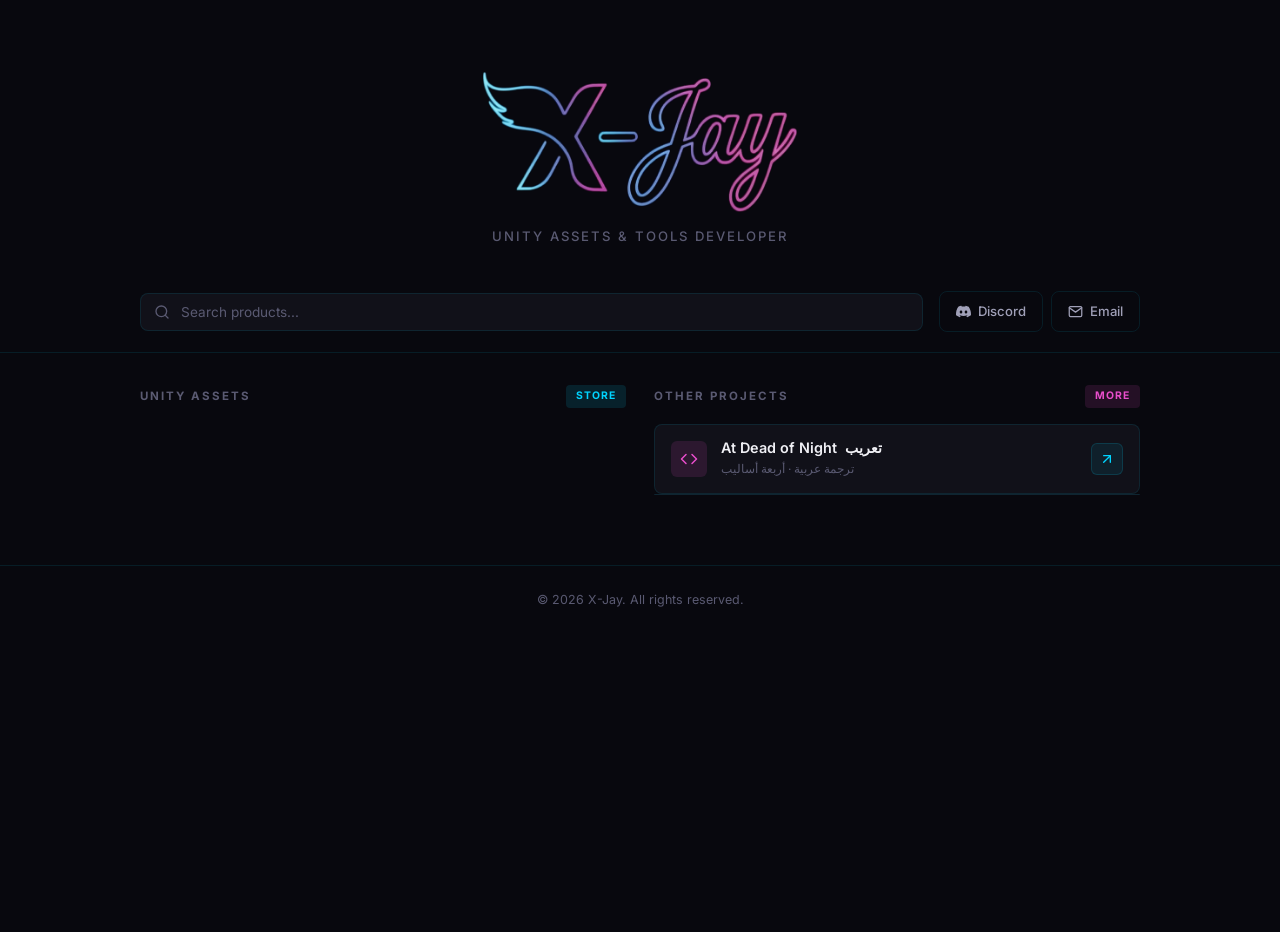
<file: index.html>
<!DOCTYPE html>
<html lang="en">
<head>
  <meta charset="UTF-8">
  <meta name="viewport" content="width=device-width, initial-scale=1.0">
  <meta name="description" content="X-Jay (Xjay) — At Dead of Night arabic translation. تعريب وترجمة لعبة At Dead of Night.">
  <meta name="keywords" content="Unity, X-Jay, Xjay, At Dead of Night, arabic translation, تعريب, ترجمة عربية, ترجمة لعبة">
  <meta name="author" content="X-Jay">
  <meta name="robots" content="index, follow">
  <meta name="google-site-verification" content="nY36mMbWnUZA8Qp8BFHbJ7mG575XZD4P50r7ZJfGUio">
  <link rel="canonical" href="https://x-jay512.github.io/X-Jay/">
  <title>X-Jay — Unity Tools & Assets</title>
  <link rel="stylesheet" href="style.css">
</head>
<body>

  <!-- Background Effects -->
  <div class="bg-grid"></div>

  <!-- ===== BANNER ===== -->
  <div class="banner" id="banner">
    <img src="xjay.png" alt="X-Jay" class="banner__logo">
    <p class="banner__sub">Unity Assets & Tools Developer</p>
  </div>

  <!-- ===== PROFILE BAR ===== -->
  <div class="profile-bar">
    <div class="container profile-bar__inner">

      <!-- Center: Search -->
      <div class="profile-bar__search">
        <svg class="profile-bar__search-icon" viewBox="0 0 24 24" fill="none" stroke="currentColor" stroke-width="2" stroke-linecap="round" stroke-linejoin="round">
          <circle cx="11" cy="11" r="8"/>
          <line x1="21" y1="21" x2="16.65" y2="16.65"/>
        </svg>
        <input type="text" id="searchInput" placeholder="Search products..." autocomplete="off">
      </div>

      <!-- Right: Social Links -->
      <div class="profile-bar__socials">
        <a href="https://discord.gg/BVfhju9EjX" target="_blank" rel="noopener noreferrer" class="social-btn" id="discord-link">
          <svg viewBox="0 0 24 24" fill="currentColor" width="16" height="16">
            <path d="M20.317 4.37a19.791 19.791 0 0 0-4.885-1.515.074.074 0 0 0-.079.037c-.21.375-.444.864-.608 1.25a18.27 18.27 0 0 0-5.487 0 12.64 12.64 0 0 0-.617-1.25.077.077 0 0 0-.079-.037A19.736 19.736 0 0 0 3.677 4.37a.07.07 0 0 0-.032.027C.533 9.046-.32 13.58.099 18.057a.082.082 0 0 0 .031.057 19.9 19.9 0 0 0 5.993 3.03.078.078 0 0 0 .084-.028c.462-.63.874-1.295 1.226-1.994a.076.076 0 0 0-.041-.106 13.107 13.107 0 0 1-1.872-.892.077.077 0 0 1-.008-.128c.126-.094.252-.192.372-.292a.074.074 0 0 1 .077-.01c3.928 1.793 8.18 1.793 12.062 0a.074.074 0 0 1 .078.01c.12.098.246.198.373.292a.077.077 0 0 1-.006.127 12.299 12.299 0 0 1-1.873.892.077.077 0 0 0-.041.107c.36.698.772 1.362 1.225 1.993a.076.076 0 0 0 .084.028 19.839 19.839 0 0 0 6.002-3.03.077.077 0 0 0 .032-.054c.5-5.177-.838-9.674-3.549-13.66a.061.061 0 0 0-.031-.03zM8.02 15.33c-1.183 0-2.157-1.085-2.157-2.419 0-1.333.956-2.419 2.157-2.419 1.21 0 2.176 1.096 2.157 2.42 0 1.333-.956 2.418-2.157 2.418zm7.975 0c-1.183 0-2.157-1.085-2.157-2.419 0-1.333.955-2.419 2.157-2.419 1.21 0 2.176 1.096 2.157 2.42 0 1.333-.946 2.418-2.157 2.418z"/>
          </svg>
          Discord
        </a>
        <a href="mailto:your-email@gmail.com" class="social-btn" id="email-link">
          <svg viewBox="0 0 24 24" fill="none" stroke="currentColor" stroke-width="2" stroke-linecap="round" stroke-linejoin="round" width="16" height="16">
            <path d="M4 4h16c1.1 0 2 .9 2 2v12c0 1.1-.9 2-2 2H4c-1.1 0-2-.9-2-2V6c0-1.1.9-2 2-2z"/>
            <polyline points="22,6 12,13 2,6"/>
          </svg>
          Email
        </a>
      </div>
    </div>
  </div>

  <!-- ===== MAIN CONTENT ===== -->
  <main class="main">
    <div class="container">
      <div class="content-grid" id="contentGrid">
        <!-- Products loaded dynamically from data.json -->
      </div>
    </div>
  </main>

  <!-- ===== FOOTER ===== -->
  <footer class="footer">
    <div class="container footer__inner">
      <p class="footer__copy">&copy; <span class="current-year"></span> X-Jay. All rights reserved.</p>
    </div>
  </footer>

  <script src="script.js"></script>
</body>
</html>
</file>
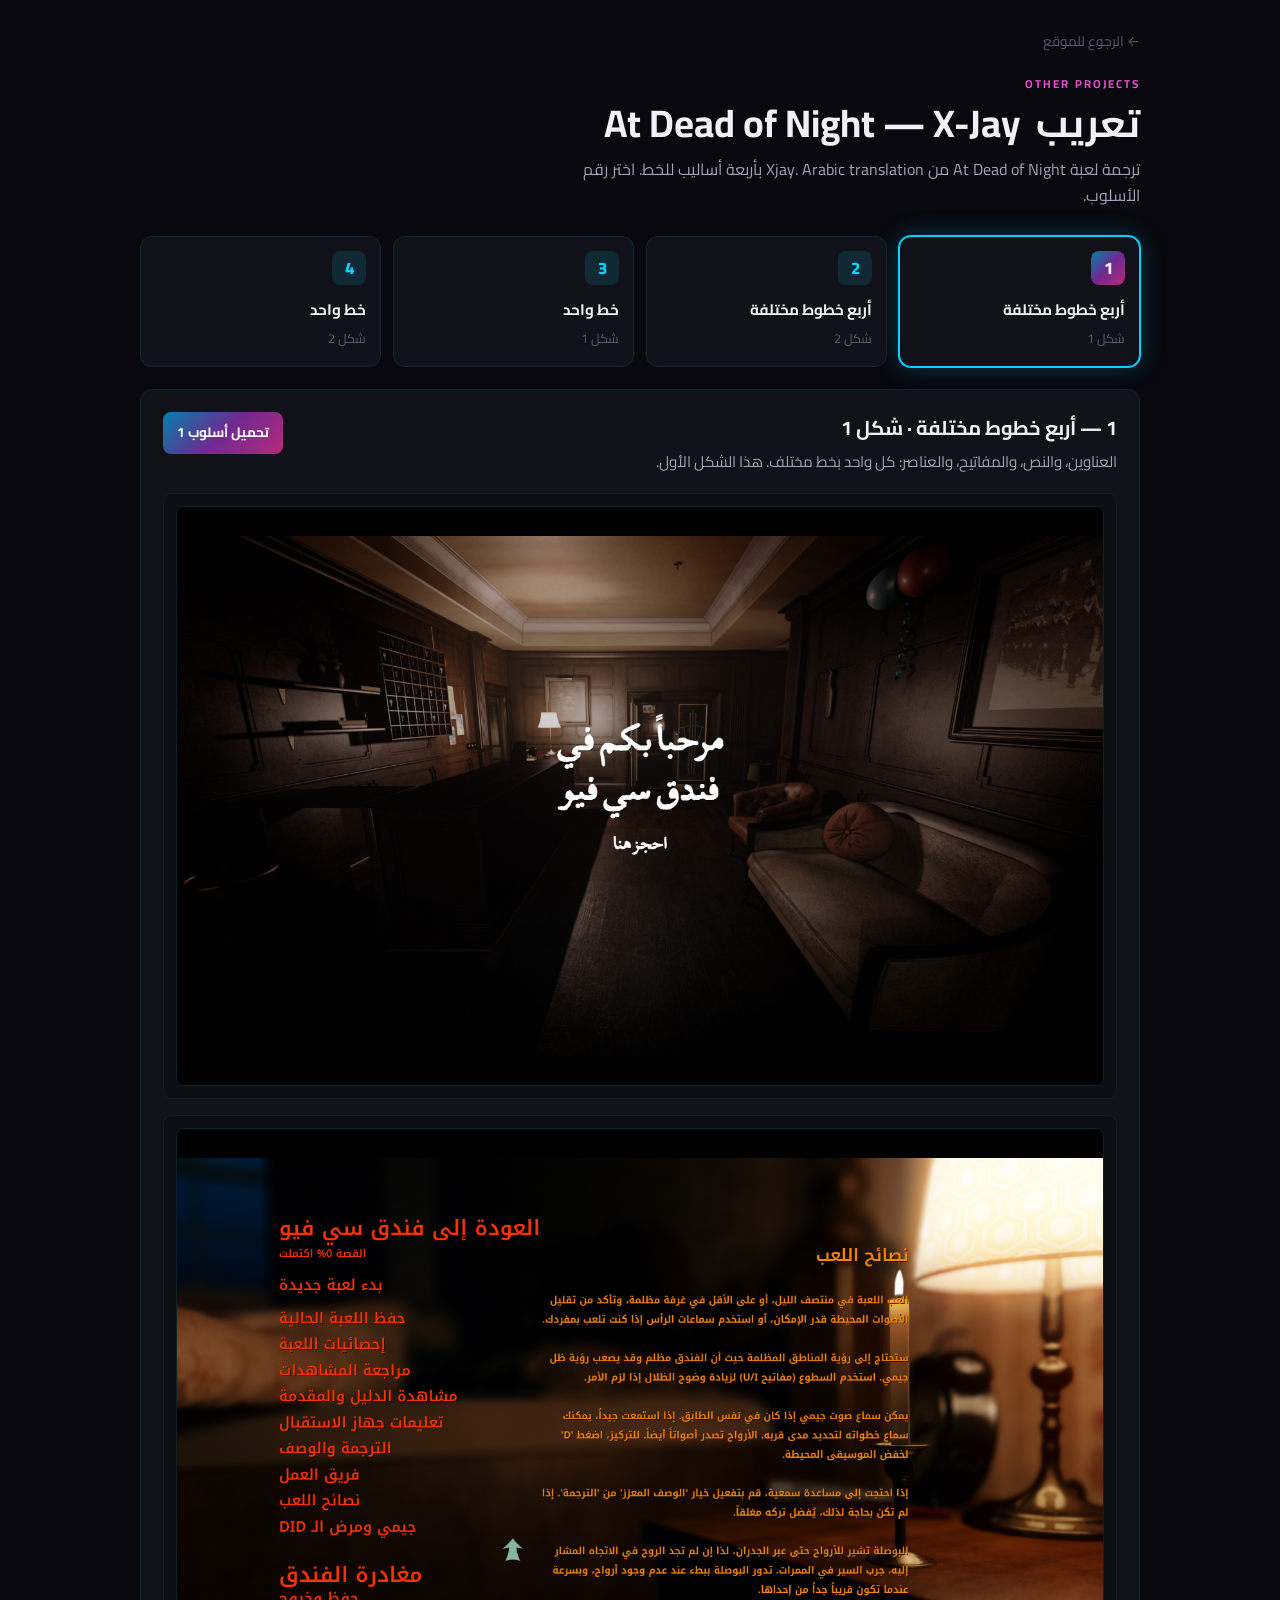
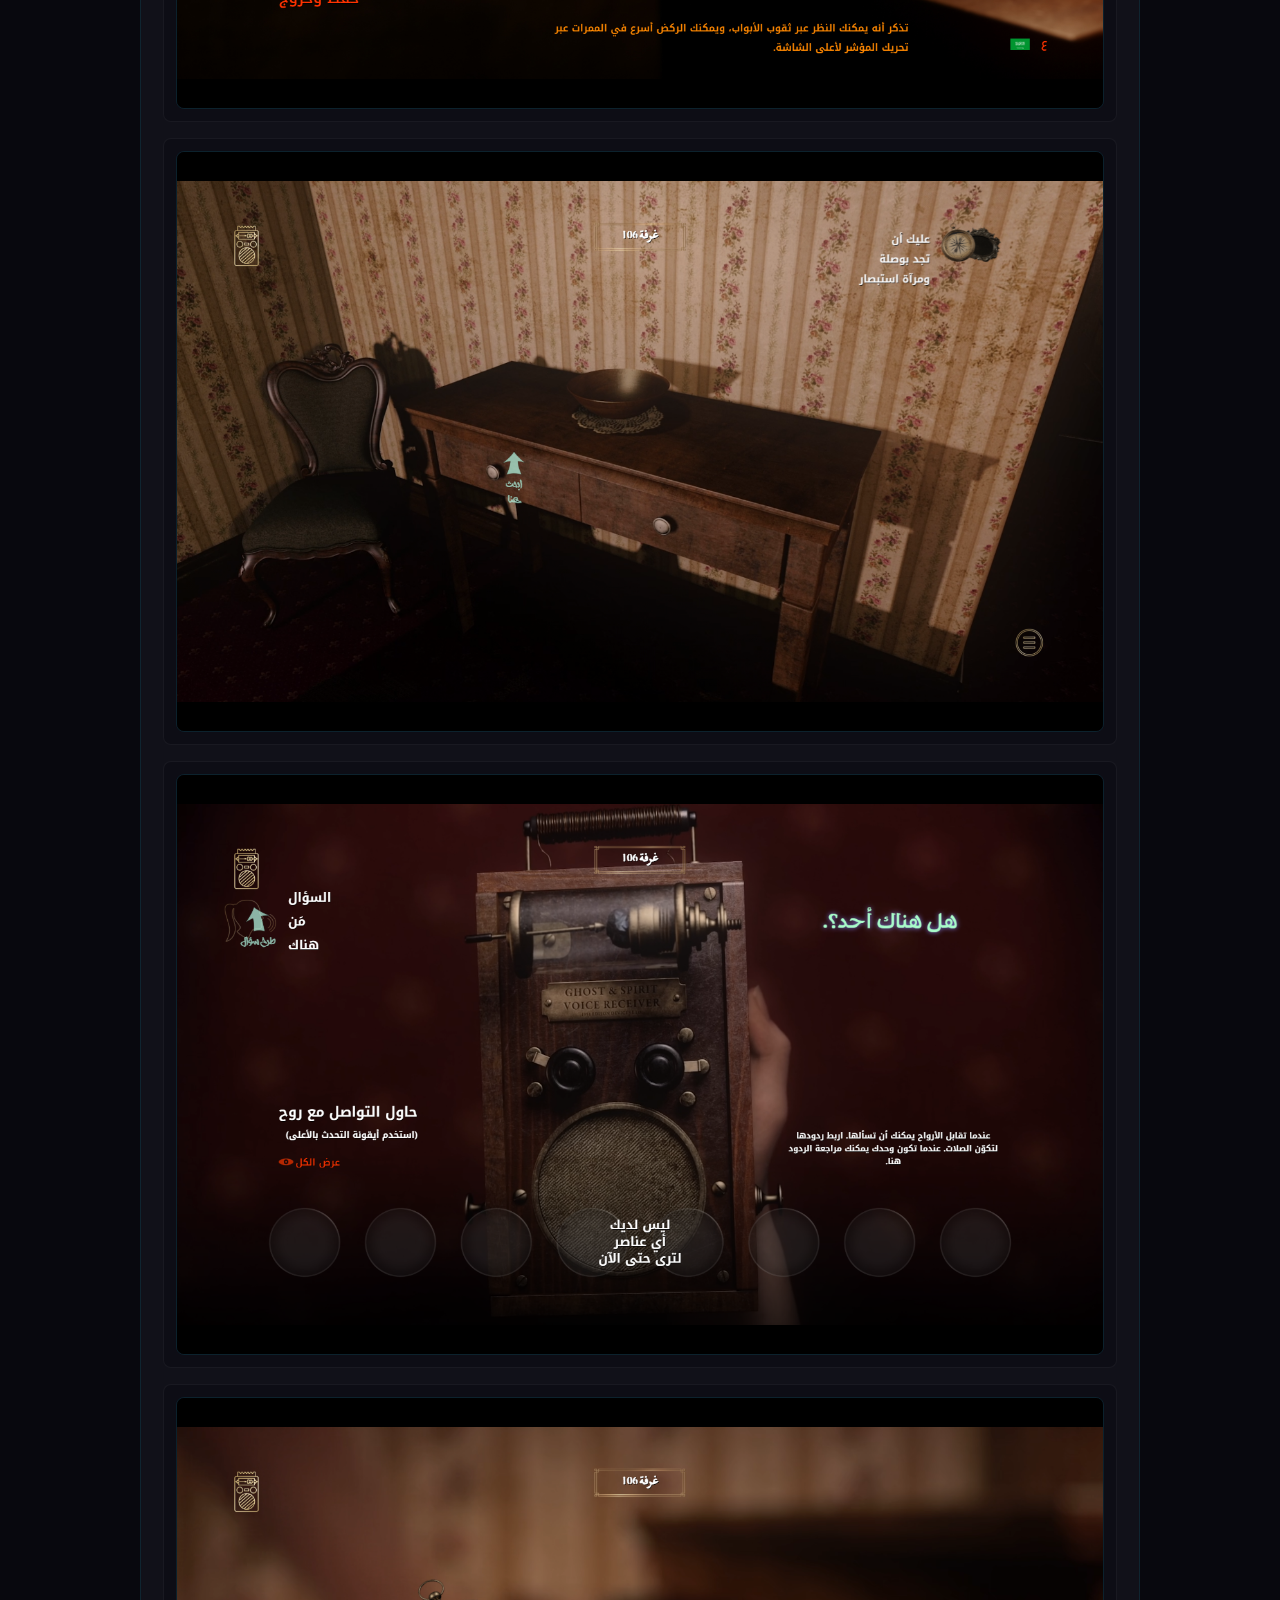
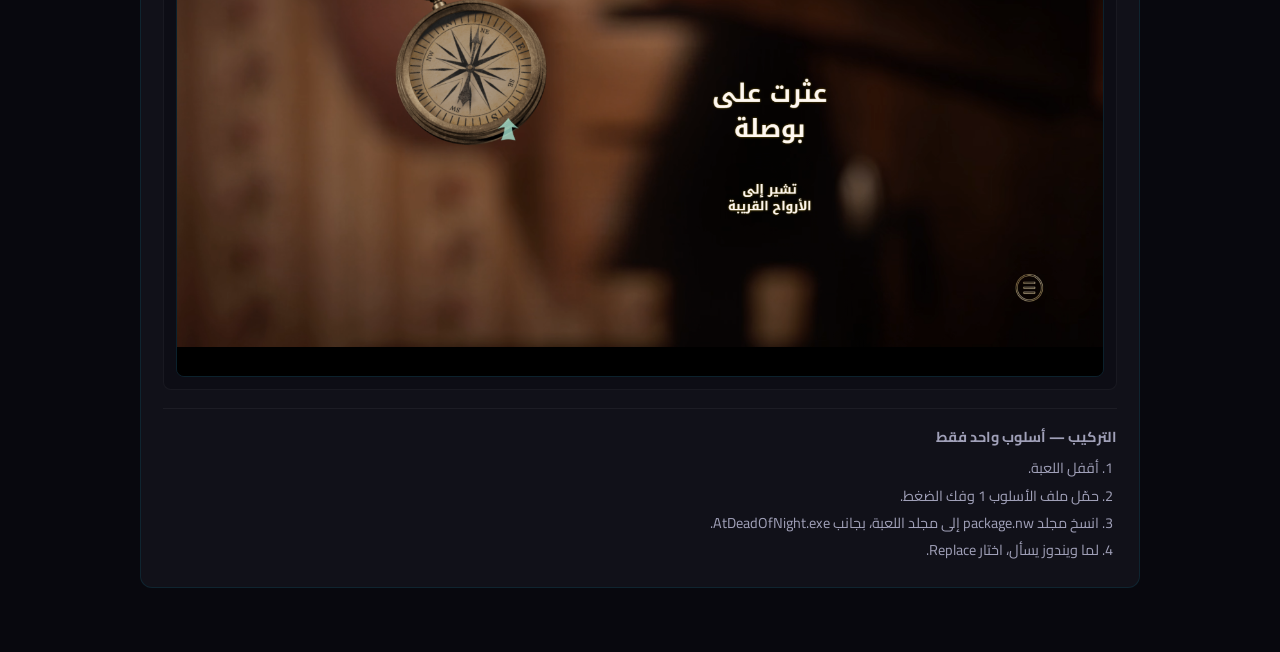
<file: posts/atdeadofnight-arabic/index.html>
<!DOCTYPE html>
<html lang="ar" dir="rtl">
<head>
  <meta charset="UTF-8">
  <meta name="viewport" content="width=device-width, initial-scale=1.0">
  <title>At Dead of Night x-jay arabic translation — تعريب</title>
  <meta name="description" content="تعريب At Dead of Night من X-Jay (Xjay). ترجمة لعبة At Dead of Night و arabic translation بأربعة أساليب خطوط.">
  <meta name="robots" content="index, follow">
  <link rel="canonical" href="https://x-jay512.github.io/X-Jay/posts/atdeadofnight-arabic/">
  <link rel="stylesheet" href="../../style.css">
  <link rel="preconnect" href="https://fonts.googleapis.com">
  <link rel="preconnect" href="https://fonts.gstatic.com" crossorigin>
  <link href="https://fonts.googleapis.com/css2?family=Cairo:wght@400;600;700;800&display=swap" rel="stylesheet">
  <style>
    body { font-family: 'Cairo', 'Inter', sans-serif; }
    .post { width: 92%; max-width: 1000px; margin: 28px auto 64px; }
    .back {
      display: inline-flex;
      align-items: center;
      gap: 8px;
      color: var(--text-muted);
      font-size: 0.85rem;
      margin-bottom: 22px;
    }
    .back:hover { color: var(--neon-cyan); }
    .post__kicker {
      font-size: 0.72rem;
      letter-spacing: 2px;
      color: var(--neon-pink);
      font-weight: 700;
    }
    .post__title {
      display: flex;
      flex-wrap: wrap;
      align-items: baseline;
      justify-content: flex-start;
      gap: 0.4em;
      font-size: clamp(1.7rem, 4vw, 2.4rem);
      line-height: 1.25;
      margin: 6px 0 10px;
    }
    .post__lead {
      color: var(--text-secondary);
      max-width: 68ch;
      margin-bottom: 28px;
    }
    .styles {
      display: grid;
      grid-template-columns: repeat(4, 1fr);
      gap: 12px;
      margin-bottom: 22px;
    }
    .style-btn {
      text-align: right;
      background: var(--bg-card);
      border: 1px solid var(--border-color);
      border-radius: var(--radius);
      padding: 14px 14px 16px;
      color: var(--text-primary);
      cursor: pointer;
      font-family: inherit;
      transition: var(--transition-fast);
    }
    .style-btn:hover { border-color: var(--border-hover); background: var(--bg-card-hover); }
    .style-btn.is-active {
      border-color: var(--neon-cyan);
      box-shadow: 0 0 0 1px var(--neon-cyan), 0 0 24px var(--accent-glow-cyan);
    }
    .style-btn__num {
      display: inline-grid;
      place-items: center;
      width: 34px;
      height: 34px;
      border-radius: 8px;
      background: rgba(0, 212, 255, 0.12);
      color: var(--neon-cyan);
      font-weight: 800;
      font-size: 1.05rem;
      margin-bottom: 10px;
    }
    .style-btn.is-active .style-btn__num {
      background: var(--accent-gradient);
      color: #fff;
    }
    .style-btn__name { display: block; font-weight: 700; font-size: 0.95rem; }
    .style-btn__shape { display: block; color: var(--text-muted); font-size: 0.8rem; margin-top: 2px; }
    .panel {
      background: var(--bg-card);
      border: 1px solid var(--border-color);
      border-radius: var(--radius);
      padding: 22px;
    }
    .panel__head {
      display: flex;
      justify-content: space-between;
      gap: 16px;
      align-items: flex-start;
      margin-bottom: 18px;
    }
    .panel__title { font-size: 1.25rem; margin-bottom: 6px; }
    .panel__desc { color: var(--text-secondary); font-size: 0.95rem; }
    .dl {
      flex-shrink: 0;
      padding: 10px 14px;
      border-radius: var(--radius-sm);
      background: var(--accent-gradient);
      color: #fff;
      font-weight: 700;
      font-size: 0.85rem;
      white-space: nowrap;
    }
    .dl:hover { opacity: 0.9; }
    .shots { display: flex; flex-direction: column; gap: 16px; }
    .shot {
      background: var(--bg-secondary);
      border: 1px solid var(--border-subtle);
      border-radius: var(--radius-sm);
      padding: 12px;
    }
    .shot__visual { min-width: 0; }
    .shot__link {
      display: block;
      border-radius: 8px;
      overflow: hidden;
      border: 1px solid var(--border-color);
    }
    .shot__link img { width: 100%; height: auto; }
    .shot__link:hover { border-color: var(--neon-cyan); }
    .install {
      margin-top: 18px;
      padding-top: 16px;
      border-top: 1px solid var(--border-subtle);
      color: var(--text-secondary);
      font-size: 0.9rem;
    }
    .install ol { margin: 8px 18px 0 0; }
    .install li { margin: 4px 0; }
    @media (max-width: 800px) {
      .styles { grid-template-columns: 1fr 1fr; }
      .panel__head { flex-direction: column; }
    }
    @media (max-width: 480px) {
      .styles { grid-template-columns: 1fr; }
      .post { width: 94%; }
    }
  </style>
</head>
<body>
  <div class="bg-grid"></div>
  <main class="post">
    <a class="back" href="../../index.html">← الرجوع للموقع</a>
    <p class="post__kicker">OTHER PROJECTS</p>
    <h1 class="post__title"><span>تعريب</span><span dir="ltr">At Dead of Night — X-Jay</span></h1>
    <p class="post__lead">ترجمة لعبة At Dead of Night من Xjay. Arabic translation بأربعة أساليب للخط. اختر رقم الأسلوب.</p>
    <div class="styles" id="styleButtons"></div>
    <section class="panel" id="panel" aria-live="polite"></section>
  </main>
  <script>
    const STYLES = [
      {
        id: 1,
        name: "أربع خطوط مختلفة",
        shape: "شكل 1",
        desc: "العناوين، والنص، والمفاتيح، والعناصر: كل واحد بخط مختلف. هذا الشكل الأول.",
        folder: "1_FourFonts_Style1",
        zip: "downloads/style-1.zip",
        shots: ["الاستقبال", "القائمة — نصائح اللعب", "الغرفة", "جهاز استقبال الأرواح", "البوصلة"]
      },
      {
        id: 2,
        name: "أربع خطوط مختلفة",
        shape: "شكل 2",
        desc: "نفس توزيع الأربع خطوط، مع الشكل الثاني لخط العناوين.",
        folder: "2_FourFonts_Style2",
        zip: "downloads/style-2.zip",
        shots: ["الاستقبال", "القائمة — نصائح اللعب", "الغرفة", "جهاز استقبال الأرواح", "البوصلة"]
      },
      {
        id: 3,
        name: "خط واحد",
        shape: "شكل 1",
        desc: "كل النصوص في اللعبة مكتوبة بخط واحد. هذا الشكل الأول.",
        folder: "3_OneFont_Style1",
        zip: "downloads/style-3.zip",
        shots: ["القائمة — جيمي ومرض الـ DID", "الاستقبال", "الغرفة", "جهاز استقبال الأرواح", "البوصلة"]
      },
      {
        id: 4,
        name: "خط واحد",
        shape: "شكل 2",
        desc: "كل النصوص مكتوبة بخط واحد. هذا الشكل الثاني.",
        folder: "4_OneFont_Style2",
        zip: "downloads/style-4.zip",
        shots: ["الاستقبال", "القائمة — نصائح اللعب", "الغرفة", "جهاز استقبال الأرواح", "البوصلة"]
      }
    ];

    function fileUrl(folder, file) {
      return "../other/" + encodeURIComponent("AtDeadOfNight arabic translation") + "/" + encodeURIComponent(folder) + "/" + file;
    }

    const buttons = document.getElementById("styleButtons");
    const panel = document.getElementById("panel");

    buttons.innerHTML = STYLES.map(function (s) {
      return '<button class="style-btn" type="button" data-style="' + s.id + '">' +
        '<span class="style-btn__num">' + s.id + '</span>' +
        '<span class="style-btn__name">' + s.name + '</span>' +
        '<span class="style-btn__shape">' + s.shape + '</span>' +
        '</button>';
    }).join("");

    function showStyle(id, push) {
      const style = STYLES.filter(function (s) { return s.id === id; })[0] || STYLES[0];
      buttons.querySelectorAll(".style-btn").forEach(function (btn) {
        btn.classList.toggle("is-active", Number(btn.dataset.style) === style.id);
      });
      const shots = style.shots.map(function (_, i) {
        const n = i + 1;
        const href = fileUrl(style.folder, n + ".png");
        return '<article class="shot">' +
          '<a class="shot__link" href="' + href + '" target="_blank" rel="noopener">' +
            '<img src="' + href + '" alt="">' +
          '</a>' +
        '</article>';
      }).join("");

      panel.innerHTML =
        '<div class="panel__head">' +
          '<div>' +
            '<h2 class="panel__title">' + style.id + ' — ' + style.name + ' · ' + style.shape + '</h2>' +
            '<p class="panel__desc">' + style.desc + '</p>' +
          '</div>' +
          '<a class="dl" href="' + style.zip + '">تحميل أسلوب ' + style.id + '</a>' +
        '</div>' +
        '<div class="shots">' + shots + '</div>' +
        '<div class="install">' +
          '<strong>التركيب — أسلوب واحد فقط</strong>' +
          '<ol>' +
            '<li>أقفل اللعبة.</li>' +
            '<li>حمّل ملف الأسلوب ' + style.id + ' وفك الضغط.</li>' +
            '<li>انسخ مجلد package.nw إلى مجلد اللعبة، بجانب AtDeadOfNight.exe.</li>' +
            '<li>لما ويندوز يسأل، اختار Replace.</li>' +
          '</ol>' +
        '</div>';

      if (push) history.replaceState(null, "", "#" + style.id);
    }

    buttons.addEventListener("click", function (e) {
      const btn = e.target.closest("[data-style]");
      if (!btn) return;
      showStyle(Number(btn.dataset.style), true);
    });

    window.addEventListener("hashchange", function () {
      const n = Number(location.hash.replace("#", ""));
      if (n >= 1 && n <= 4) showStyle(n, false);
    });

    const start = Number(location.hash.replace("#", ""));
    showStyle(start >= 1 && start <= 4 ? start : 1, true);
  </script>
</body>
</html>
</file>
<file: style.css>
/* ===== FONTS ===== */
@import url('https://fonts.googleapis.com/css2?family=Inter:wght@300;400;500;600;700;800;900&family=JetBrains+Mono:wght@400;500;600&display=swap');

/* ===== CSS VARIABLES ===== */
:root {
  --bg-primary: #08080e;
  --bg-secondary: #0d0d15;
  --bg-card: #111119;
  --bg-card-hover: #16161f;
  --bg-glass: rgba(17, 17, 25, 0.85);

  /* Neon Cyan + Pink from banner */
  --neon-cyan: #00d4ff;
  --neon-pink: #e94ecc;
  --neon-blue: #4a7dff;
  --accent-gradient: linear-gradient(135deg, #0080aa 0%, #6e2a90 50%, #b52a7a 100%);
  --accent-gradient-reverse: linear-gradient(135deg, #cc2d8a, #0099cc);
  --accent-glow-cyan: rgba(0, 212, 255, 0.25);
  --accent-glow-pink: rgba(233, 78, 204, 0.25);

  --text-primary: #f0f0f5;
  --text-secondary: #a0a0b8;
  --text-muted: #5a5a72;
  --text-accent: #7dd8f7;

  --border-color: rgba(0, 212, 255, 0.1);
  --border-hover: rgba(0, 212, 255, 0.3);
  --border-subtle: rgba(255, 255, 255, 0.05);

  --radius: 12px;
  --radius-sm: 8px;
  --radius-xs: 6px;

  --transition-fast: 0.2s cubic-bezier(0.4, 0, 0.2, 1);
  --transition-smooth: 0.35s cubic-bezier(0.4, 0, 0.2, 1);
}

/* ===== SCROLLBAR ===== */
::-webkit-scrollbar {
  width: 6px;
}
::-webkit-scrollbar-track {
  background: var(--bg-secondary);
}
::-webkit-scrollbar-thumb {
  background: linear-gradient(180deg, #1a3040, #2a1540, #3a1530);
  border-radius: 3px;
}
::-webkit-scrollbar-thumb:hover,
::-webkit-scrollbar-thumb:active {
  background: linear-gradient(180deg, #00b8e6, #8b35b5, #d42d8a);
}

/* ===== RESET ===== */
*, *::before, *::after {
  margin: 0;
  padding: 0;
  box-sizing: border-box;
}

html { scroll-behavior: smooth; }

body {
  font-family: 'Inter', -apple-system, BlinkMacSystemFont, sans-serif;
  background-color: var(--bg-primary);
  color: var(--text-primary);
  line-height: 1.6;
  overflow-x: hidden;
  -webkit-font-smoothing: antialiased;
  min-height: 100vh;
}

::selection {
  background: var(--neon-pink);
  color: #fff;
}

a { color: inherit; text-decoration: none; }
img { max-width: 100%; display: block; }

/* ===== SCROLLBAR ===== */
::-webkit-scrollbar { width: 6px; }
::-webkit-scrollbar-track { background: var(--bg-primary); }
::-webkit-scrollbar-thumb {
  background: linear-gradient(180deg, var(--neon-cyan), var(--neon-pink));
  border-radius: 10px;
}

/* ===== BACKGROUND ===== */
.bg-grid {
  display: none;
}

/* ===== CONTAINER ===== */
.container {
  width: 92%;
  max-width: 1000px;
  margin: 0 auto;
  position: relative;
  z-index: 1;
}

/* ===== BANNER (Neon Text) ===== */
.banner {
  width: 100%;
  max-width: 1000px;
  margin: 32px auto 0;
  padding: 40px 20px 24px;
  border-radius: var(--radius);
  background: transparent;
  border: none;
  display: flex;
  flex-direction: column;
  align-items: center;
  justify-content: center;
  position: relative;
  z-index: 1;
  overflow: hidden;
}

.banner__logo {
  height: 140px;
  width: auto;
  object-fit: contain;
}

.banner__sub {
  margin-top: 14px;
  font-size: 0.82rem;
  color: var(--text-muted);
  letter-spacing: 2px;
  text-transform: uppercase;
  font-weight: 500;
  position: relative;
}

/* ===== PROFILE BAR ===== */
.profile-bar {
  position: relative;
  z-index: 1;
  padding: 20px 0;
  border-bottom: 1px solid var(--border-color);
}

.profile-bar__inner {
  display: flex;
  align-items: center;
  gap: 16px;
}

/* Search */
.profile-bar__search {
  flex: 1;
  position: relative;
}

.profile-bar__search-icon {
  position: absolute;
  left: 14px;
  top: 50%;
  transform: translateY(-50%);
  width: 16px;
  height: 16px;
  color: var(--text-muted);
  pointer-events: none;
}

.profile-bar__search input {
  width: 100%;
  padding: 10px 16px 10px 40px;
  background: var(--bg-card);
  border: 1px solid var(--border-color);
  border-radius: var(--radius-sm);
  color: var(--text-primary);
  font-size: 0.85rem;
  font-family: inherit;
  outline: none;
  transition: var(--transition-fast);
}

.profile-bar__search input::placeholder {
  color: var(--text-muted);
}

.profile-bar__search input:focus {
  border-color: var(--neon-cyan);
  box-shadow: 0 0 0 3px rgba(0, 212, 255, 0.1), 0 0 15px rgba(0, 212, 255, 0.05);
}

/* Social buttons */
.profile-bar__socials {
  display: flex;
  gap: 8px;
  flex-shrink: 0;
}

.social-btn {
  display: inline-flex;
  align-items: center;
  gap: 7px;
  padding: 9px 16px;
  background: transparent;
  border: 1px solid var(--border-color);
  border-radius: var(--radius-sm);
  color: var(--text-secondary);
  font-size: 0.82rem;
  font-weight: 500;
  transition: var(--transition-fast);
  cursor: pointer;
  font-family: inherit;
  white-space: nowrap;
}

.social-btn svg {
  width: 15px;
  height: 15px;
  flex-shrink: 0;
}

.social-btn:hover {
  border-color: var(--neon-cyan);
  color: var(--text-primary);
  background: rgba(0, 212, 255, 0.06);
  box-shadow: 0 0 15px rgba(0, 212, 255, 0.08);
}

/* ===== MAIN CONTENT ===== */
.main {
  position: relative;
  z-index: 1;
  padding: 32px 0 60px;
}

.content-grid {
  display: grid;
  grid-template-columns: 1fr 1fr;
  gap: 28px;
}

/* Content Column */
.content-col__header {
  display: flex;
  align-items: center;
  justify-content: space-between;
  margin-bottom: 16px;
}

.content-col__title {
  font-size: 0.72rem;
  font-weight: 700;
  letter-spacing: 2px;
  color: var(--text-muted);
  text-transform: uppercase;
}

/* Badges */
.badge {
  padding: 3px 10px;
  border-radius: 4px;
  font-size: 0.65rem;
  font-weight: 700;
  letter-spacing: 1px;
  text-transform: uppercase;
}

.badge--store {
  background: rgba(0, 212, 255, 0.12);
  color: var(--neon-cyan);
}

.badge--more {
  background: rgba(233, 78, 204, 0.12);
  color: var(--neon-pink);
}

/* ===== PRODUCT ITEMS ===== */
.product-item {
  display: flex;
  align-items: center;
  gap: 14px;
  padding: 14px 16px;
  background: var(--bg-card);
  border: 1px solid var(--border-color);
  border-radius: var(--radius-sm);
  margin-bottom: 10px;
  transition: var(--transition-fast);
  cursor: pointer;
  text-decoration: none;
}

.product-item:hover {
  border-color: var(--border-hover);
  background: var(--bg-card-hover);
  transform: translateX(4px);
  box-shadow: 0 0 20px rgba(0, 212, 255, 0.06);
}

.product-item__icon {
  width: 36px;
  height: 36px;
  border-radius: var(--radius-xs);
  display: flex;
  align-items: center;
  justify-content: center;
  flex-shrink: 0;
}

.product-item__icon svg {
  width: 18px;
  height: 18px;
}

.product-item__icon--cyan {
  background: rgba(0, 212, 255, 0.12);
  color: var(--neon-cyan);
}

.product-item__icon--pink {
  background: rgba(233, 78, 204, 0.12);
  color: var(--neon-pink);
}

.product-item__icon--indigo {
  background: rgba(88, 101, 242, 0.12);
  color: #5865F2;
}

.product-item__info {
  flex: 1;
  min-width: 0;
}

.product-item__name {
  display: flex;
  align-items: baseline;
  gap: 8px;
  font-size: 0.9rem;
  font-weight: 600;
  color: var(--text-primary);
  line-height: 1.3;
}

.product-item__sub {
  display: block;
  font-size: 0.75rem;
  color: var(--text-muted);
  margin-top: 2px;
}

/* Download button */
.product-item__download {
  width: 32px;
  height: 32px;
  border-radius: var(--radius-xs);
  display: flex;
  align-items: center;
  justify-content: center;
  flex-shrink: 0;
  background: rgba(0, 212, 255, 0.08);
  border: 1px solid rgba(0, 212, 255, 0.15);
  color: var(--neon-cyan);
  cursor: pointer;
  transition: var(--transition-fast);
  text-decoration: none;
}

.product-item__download svg {
  width: 16px;
  height: 16px;
}

.product-item__download:hover {
  background: rgba(0, 212, 255, 0.18);
  border-color: var(--neon-cyan);
  transform: scale(1.08);
}

/* Expandable detail */
.product-detail {
  max-height: 0;
  overflow: hidden;
  transition: max-height 0.4s cubic-bezier(0.4, 0, 0.2, 1);
}

.product-item.expanded + .product-detail {
  max-height: 2000px;
  overflow-y: auto;
}

.product-detail__inner {
  padding: 14px 16px 16px;
  border-top: 1px solid var(--border-subtle);
}

.product-detail__desc {
  font-size: 0.82rem;
  color: var(--text-secondary);
  line-height: 1.6;
  margin-bottom: 12px;
  word-wrap: break-word;
  overflow-wrap: break-word;
  white-space: pre-wrap;
  max-width: 100%;
}

/* Image carousel */
.carousel {
  position: relative;
  border-radius: var(--radius-sm);
  overflow: hidden;
  margin-top: 10px;
}

.carousel__track {
  display: flex;
  transition: transform 0.35s ease;
}

.carousel__slide {
  min-width: 100%;
  flex-shrink: 0;
}

.carousel__slide img {
  width: 100%;
  max-height: 400px;
  object-fit: contain;
  border-radius: var(--radius-xs);
  display: block;
  background: rgba(0, 0, 0, 0.3);
}

.carousel__btn {
  position: absolute;
  top: 50%;
  transform: translateY(-50%);
  width: 28px;
  height: 28px;
  border-radius: 50%;
  background: rgba(0, 0, 0, 0.65);
  border: 1px solid rgba(255,255,255,0.15);
  color: #fff;
  display: flex;
  align-items: center;
  justify-content: center;
  cursor: pointer;
  font-size: 0.75rem;
  transition: var(--transition-fast);
  z-index: 3;
}

.carousel__btn:hover {
  background: rgba(0,212,255,0.3);
}

.carousel__btn--prev { left: 6px; }
.carousel__btn--next { right: 6px; }

.carousel__dots {
  display: flex;
  justify-content: center;
  gap: 5px;
  margin-top: 8px;
}

.carousel__dot {
  width: 6px;
  height: 6px;
  border-radius: 50%;
  background: var(--text-muted);
  border: none;
  cursor: pointer;
  transition: var(--transition-fast);
  padding: 0;
}

.carousel__dot.active {
  background: var(--neon-cyan);
  transform: scale(1.3);
}

.carousel--empty {
  display: none;
}

/* Empty slot */
.product-item--empty {
  border-style: dashed;
  border-color: var(--border-subtle);
  background: transparent;
  justify-content: center;
  cursor: default;
  padding: 20px 16px;
}

.product-item--empty:hover {
  transform: none;
  background: transparent;
  border-color: var(--border-color);
  box-shadow: none;
}

.product-item--empty span {
  font-size: 0.8rem;
  color: var(--text-muted);
}

/* Product wrapper */
.product-wrapper {
  margin-bottom: 10px;
}

.product-wrapper .product-item {
  margin-bottom: 0;
  border-radius: var(--radius-sm) var(--radius-sm) 0 0;
}

.product-wrapper .product-item:not(.expanded) {
  border-radius: var(--radius-sm);
}

.product-wrapper .product-detail {
  background: var(--bg-card);
  border: 1px solid var(--border-color);
  border-top: none;
  border-radius: 0 0 var(--radius-sm) var(--radius-sm);
}

/* Search hidden state */
.product-wrapper.hidden,
.product-item.hidden {
  display: none;
}

/* ===== FOOTER ===== */
.footer {
  border-top: 1px solid var(--border-color);
  padding: 24px 0;
  position: relative;
  z-index: 1;
}

.footer__inner {
  text-align: center;
}

.footer__copy {
  color: var(--text-muted);
  font-size: 0.78rem;
}

/* ===== ANIMATIONS ===== */
@keyframes fadeInUp {
  from { opacity: 0; transform: translateY(20px); }
  to { opacity: 1; transform: translateY(0); }
}

@keyframes neonFlicker {
  0%, 100% { opacity: 1; }
  92% { opacity: 1; }
  93% { opacity: 0.8; }
  94% { opacity: 1; }
  96% { opacity: 0.9; }
  97% { opacity: 1; }
}

.banner { animation: fadeInUp 0.6s ease-out both; }
.banner__title { animation: neonFlicker 4s ease-in-out infinite; }
.profile-bar { animation: fadeInUp 0.5s ease-out 0.15s both; }
.content-col:nth-child(1) { animation: fadeInUp 0.5s ease-out 0.25s both; }
.content-col:nth-child(2) { animation: fadeInUp 0.5s ease-out 0.35s both; }

/* ===== RESPONSIVE ===== */
@media (max-width: 768px) {
  .banner { margin-top: 16px; padding: 32px 16px 20px; }
  .banner__title { font-size: 2.5rem; }
  .banner__sub { font-size: 0.72rem; letter-spacing: 1.5px; }

  .profile-bar__inner {
    flex-wrap: wrap;
    gap: 12px;
  }

  .profile-bar__search {
    flex: 1;
    max-width: none;
    width: 100%;
  }

  .content-grid {
    grid-template-columns: 1fr;
    gap: 32px;
  }
}

@media (max-width: 480px) {
  .profile-bar__socials {
    width: 100%;
    order: 3;
  }

  .profile-bar__search {
    order: 2;
  }

  .social-btn {
    flex: 1;
    justify-content: center;
  }
}
</file>
